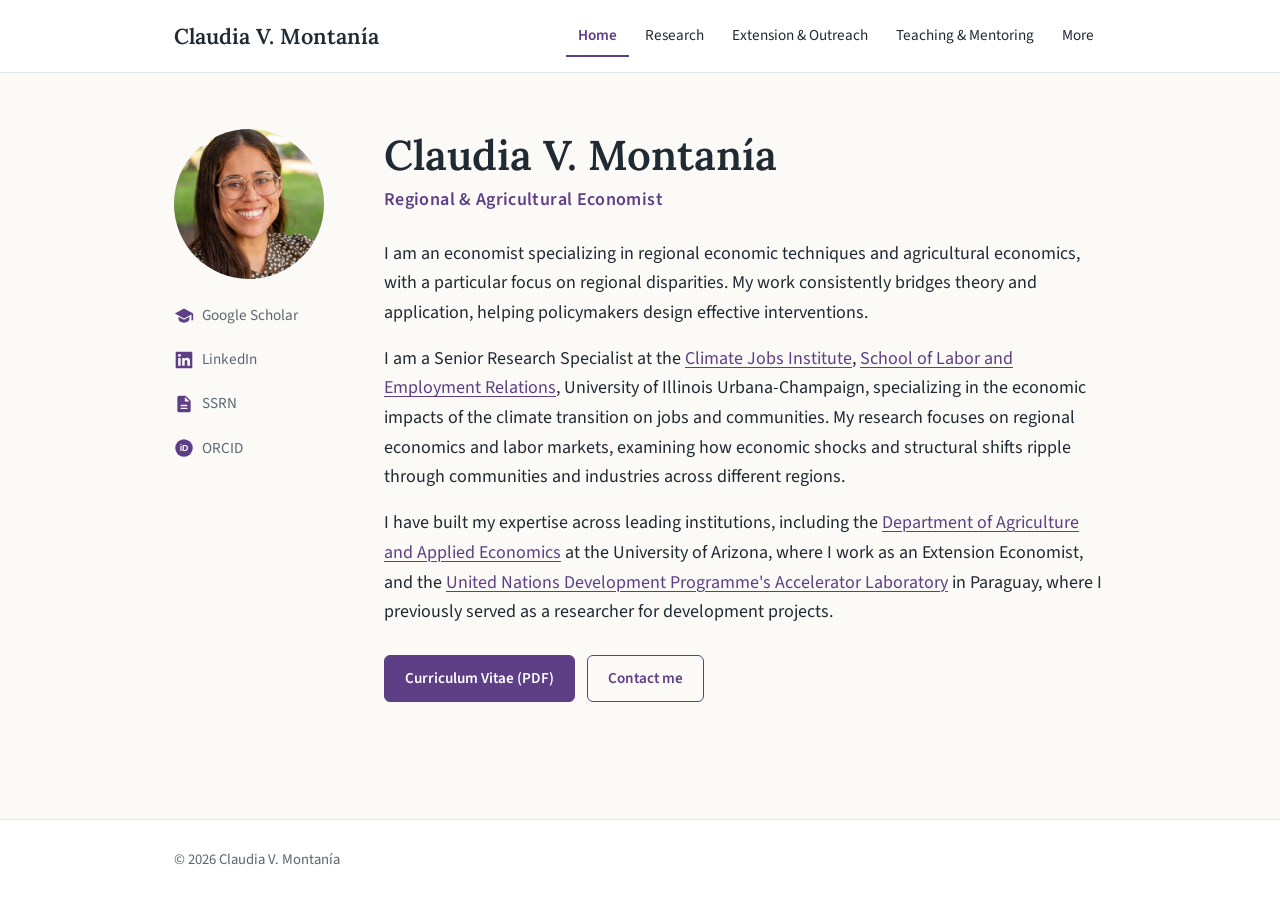
<file: index.html>
<!DOCTYPE html>
<html lang="en">
<head>
  <meta charset="utf-8">
  <meta name="viewport" content="width=device-width, initial-scale=1">
  <title>Claudia V. Montanía | cvmontania</title>
  <meta name="description" content="Claudia V. Montanía, Regional &amp; Agricultural Economist. Research, extension, teaching and mentoring.">
  <link rel="preconnect" href="https://fonts.googleapis.com">
  <link rel="preconnect" href="https://fonts.gstatic.com" crossorigin>
  <link href="https://fonts.googleapis.com/css2?family=Lora:wght@500;600&family=Source+Sans+3:wght@400;600&display=swap" rel="stylesheet">
  <link rel="stylesheet" href="style.css?v=7">
</head>
<body>
  <header class="site-header">
    <div class="wrap">
      <a class="brand" href="index.html">Claudia V. Montanía</a>
      <button class="nav-toggle" aria-expanded="false" aria-controls="site-nav">Menu</button>
      <nav id="site-nav" aria-label="Main">
        <ul>
        <li><a href="index.html" aria-current="page">Home</a></li>
        <li><a href="research.html">Research</a></li>
        <li><a href="extension-outreach.html">Extension &amp; Outreach</a></li>
        <li><a href="teaching-mentoring.html">Teaching &amp; Mentoring</a></li>
        <li><a href="more.html">More</a></li>
        </ul>
      </nav>
    </div>
  </header>

  <main>
    <div class="wrap">
      <div class="hero">
        <div class="hero-side">
        <div class="hero-photo">
          <img src="img/profile.jpg" alt="Claudia V. Montanía" onerror="this.remove()">
          <span aria-hidden="true">CM</span>
        </div>
          <ul class="social">
            <li><a href="https://scholar.google.com/citations?user=rD1i1eoAAAAJ&amp;hl=en" target="_blank" rel="noopener"><svg viewBox="0 0 24 24" aria-hidden="true"><path d="M12 3 1 9l11 6 9-4.9V17h2V9L12 3zm-6.5 9.8V16c0 2.2 2.9 4 6.5 4s6.5-1.8 6.5-4v-3.2L12 16.4l-6.5-3.6z"/></svg>Google Scholar</a></li>
            <li><a href="https://www.linkedin.com/in/claudiamontan%C3%ADa/" target="_blank" rel="noopener"><svg viewBox="0 0 24 24" aria-hidden="true"><path d="M20.4 2H3.6C2.7 2 2 2.7 2 3.6v16.8c0 .9.7 1.6 1.6 1.6h16.8c.9 0 1.6-.7 1.6-1.6V3.6c0-.9-.7-1.6-1.6-1.6zM8 19H5V9.5h3V19zM6.5 8.2a1.7 1.7 0 1 1 0-3.5 1.7 1.7 0 0 1 0 3.5zM19 19h-3v-4.6c0-1.1 0-2.5-1.5-2.5S12.8 13 12.8 14.3V19h-3V9.5h2.9v1.3c.4-.8 1.4-1.6 2.9-1.6 3.1 0 3.6 2 3.6 4.7V19z"/></svg>LinkedIn</a></li>
            <li><a href="https://papers.ssrn.com/sol3/cf_dev/AbsByAuth.cfm?per_id=7237233" target="_blank" rel="noopener"><svg viewBox="0 0 24 24" aria-hidden="true"><path d="M14 2H6a2 2 0 0 0-2 2v16a2 2 0 0 0 2 2h12a2 2 0 0 0 2-2V8l-6-6zm-1 7V3.5L18.5 9H13zM8 13h8v1.6H8V13zm0 3.4h8V18H8v-1.6z"/></svg>SSRN</a></li>
            <li><a href="https://orcid.org/0000-0001-8826-2299" target="_blank" rel="noopener"><svg viewBox="0 0 24 24" aria-hidden="true"><circle cx="12" cy="12" r="10.5"/><text x="12" y="16" text-anchor="middle" font-size="10.5" font-weight="700" font-family="Arial, sans-serif" fill="#fff">iD</text></svg>ORCID</a></li>
          </ul>
        </div>
        <div>
          <h1>Claudia V. Montanía</h1>
          <p class="role">Regional &amp; Agricultural Economist</p>
          <p>I am an economist specializing in regional economic techniques and agricultural economics, with a particular focus on regional disparities. My work consistently bridges theory and application, helping policymakers design effective interventions.</p>
          <p>I am a Senior Research Specialist at the <a href="https://ler.illinois.edu/climate-jobs-institute/">Climate Jobs Institute</a>, <a href="https://ler.illinois.edu/">School of Labor and Employment Relations</a>, University of Illinois Urbana-Champaign, specializing in the economic impacts of the climate transition on jobs and communities. My research focuses on regional economics and labor markets, examining how economic shocks and structural shifts ripple through communities and industries across different regions.</p>
          <p>I have built my expertise across leading institutions, including the <a href="https://aaec.arizona.edu/">Department of Agriculture and Applied Economics</a> at the University of Arizona, where I work as an Extension Economist, and the <a href="https://www.undp.org/acceleratorlabs">United Nations Development Programme's Accelerator Laboratory</a> in Paraguay, where I previously served as a researcher for development projects.</p>
          <div class="actions">
            <a class="btn btn-primary" href="cv.pdf">Curriculum Vitae (PDF)</a>
            <a class="btn btn-ghost" href="mailto:montania@illinois.edu">Contact me</a>
          </div>
        </div>
      </div>
    </div>
  </main>

  <footer class="site-footer">
    <div class="wrap">
      <span>&copy; <span id="year"></span> Claudia V. Montanía</span>
    </div>
  </footer>

  <script>
    document.getElementById('year').textContent = new Date().getFullYear();
    var t = document.querySelector('.nav-toggle'), n = document.getElementById('site-nav');
    t.addEventListener('click', function () {
      var open = n.classList.toggle('open');
      t.setAttribute('aria-expanded', open);
    });
  </script>
</body>
</html>
</file>
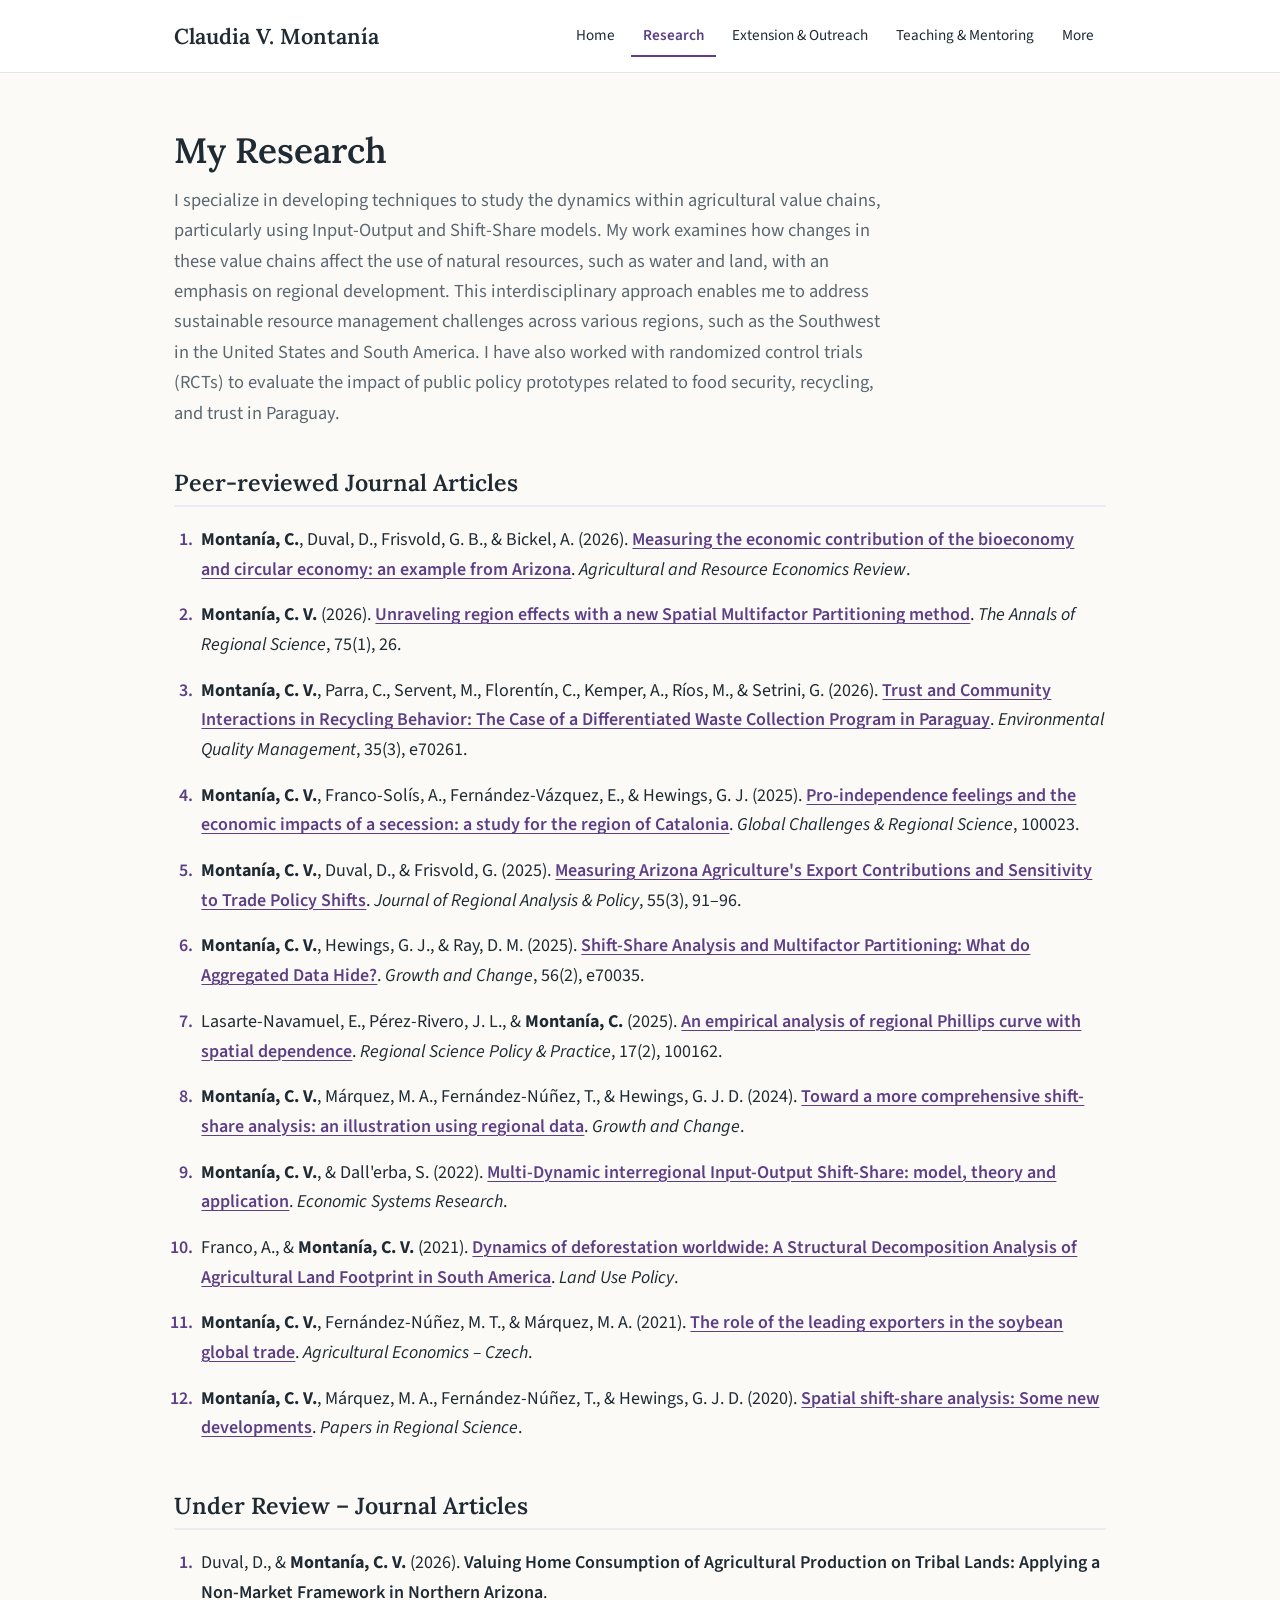
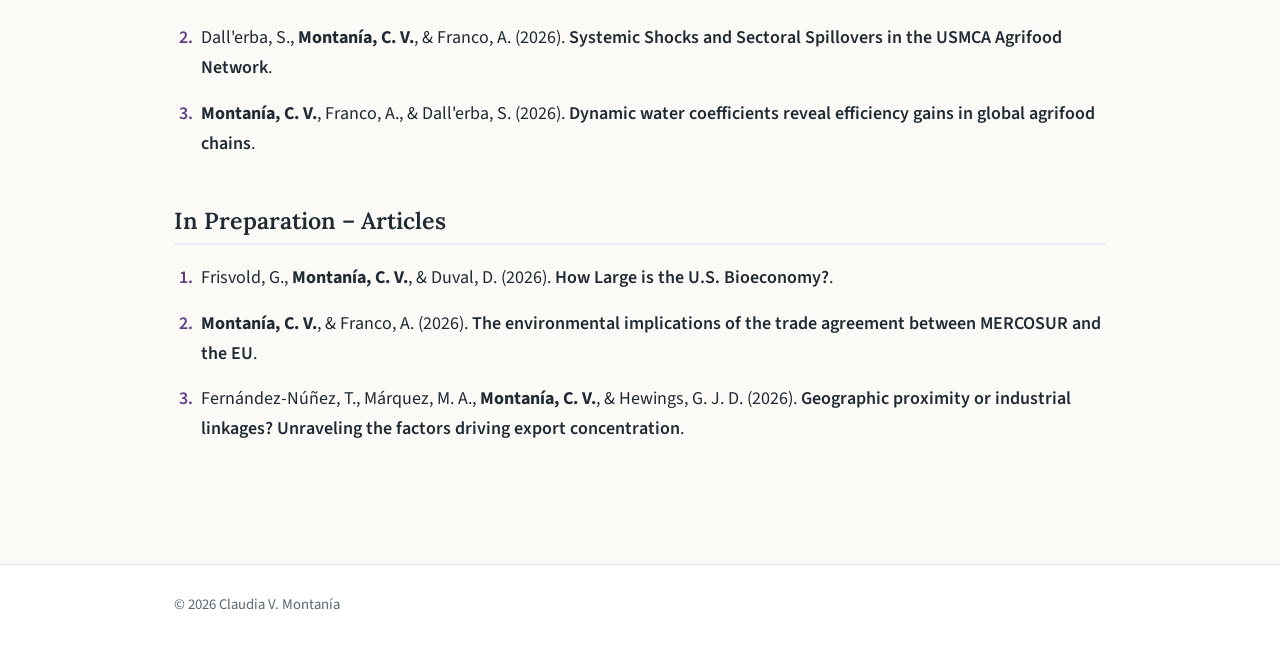
<file: research.html>
<!DOCTYPE html>
<html lang="en">
<head>
  <meta charset="utf-8">
  <meta name="viewport" content="width=device-width, initial-scale=1">
  <title>Research | Claudia V. Montanía</title>
  <meta name="description" content="Claudia V. Montanía, Regional &amp; Agricultural Economist. Research, extension, teaching and mentoring.">
  <link rel="preconnect" href="https://fonts.googleapis.com">
  <link rel="preconnect" href="https://fonts.gstatic.com" crossorigin>
  <link href="https://fonts.googleapis.com/css2?family=Lora:wght@500;600&family=Source+Sans+3:wght@400;600&display=swap" rel="stylesheet">
  <link rel="stylesheet" href="style.css?v=7">
</head>
<body>
  <header class="site-header">
    <div class="wrap">
      <a class="brand" href="index.html">Claudia V. Montanía</a>
      <button class="nav-toggle" aria-expanded="false" aria-controls="site-nav">Menu</button>
      <nav id="site-nav" aria-label="Main">
        <ul>
        <li><a href="index.html">Home</a></li>
        <li><a href="research.html" aria-current="page">Research</a></li>
        <li><a href="extension-outreach.html">Extension &amp; Outreach</a></li>
        <li><a href="teaching-mentoring.html">Teaching &amp; Mentoring</a></li>
        <li><a href="more.html">More</a></li>
        </ul>
      </nav>
    </div>
  </header>

  <main>
    <div class="wrap">
      <h1 class="page-title">My Research</h1>
      <p class="lead">I specialize in developing techniques to study the dynamics within agricultural value chains, particularly using Input-Output and Shift-Share models. My work examines how changes in these value chains affect the use of natural resources, such as water and land, with an emphasis on regional development. This interdisciplinary approach enables me to address sustainable resource management challenges across various regions, such as the Southwest in the United States and South America. I have also worked with randomized control trials (RCTs) to evaluate the impact of public policy prototypes related to food security, recycling, and trust in Paraguay.</p>

      <section>
        <h2>Peer-reviewed Journal Articles</h2>
        <ol class="pubs">
          <li><strong>Montanía, C.</strong>, Duval, D., Frisvold, G. B., &amp; Bickel, A. (2026). <a href="https://www.cambridge.org/core/journals/agricultural-and-resource-economics-review/article/measuring-the-economic-contribution-of-the-bioeconomy-and-circular-economy-an-example-from-arizona/C00A7E07CF3207BCE02917A47C6FEECA" class="title">Measuring the economic contribution of the bioeconomy and circular economy: an example from Arizona</a>. <span class="venue">Agricultural and Resource Economics Review</span>.</li>
          <li><strong>Montanía, C. V.</strong> (2026). <a href="https://link.springer.com/article/10.1007/s00168-026-01462-1" class="title">Unraveling region effects with a new Spatial Multifactor Partitioning method</a>. <span class="venue">The Annals of Regional Science</span>, 75(1), 26.</li>
          <li><strong>Montanía, C. V.</strong>, Parra, C., Servent, M., Florentín, C., Kemper, A., Ríos, M., &amp; Setrini, G. (2026). <a href="https://onlinelibrary.wiley.com/doi/full/10.1002/tqem.70261" class="title">Trust and Community Interactions in Recycling Behavior: The Case of a Differentiated Waste Collection Program in Paraguay</a>. <span class="venue">Environmental Quality Management</span>, 35(3), e70261.</li>
          <li><strong>Montanía, C. V.</strong>, Franco-Solís, A., Fernández-Vázquez, E., &amp; Hewings, G. J. (2025). <a href="https://www.sciencedirect.com/science/article/pii/S3050502X25000208" class="title">Pro-independence feelings and the economic impacts of a secession: a study for the region of Catalonia</a>. <span class="venue">Global Challenges &amp; Regional Science</span>, 100023.</li>
          <li><strong>Montanía, C. V.</strong>, Duval, D., &amp; Frisvold, G. (2025). <a href="https://jrap.scholasticahq.com/article/145810-measuring-arizona-agriculture-s-export-contributions-and-sensitivity-to-trade-policy-shifts" class="title">Measuring Arizona Agriculture's Export Contributions and Sensitivity to Trade Policy Shifts</a>. <span class="venue">Journal of Regional Analysis &amp; Policy</span>, 55(3), 91–96.</li>
          <li><strong>Montanía, C. V.</strong>, Hewings, G. J., &amp; Ray, D. M. (2025). <a href="https://onlinelibrary.wiley.com/doi/full/10.1111/grow.70035" class="title">Shift-Share Analysis and Multifactor Partitioning: What do Aggregated Data Hide?</a>. <span class="venue">Growth and Change</span>, 56(2), e70035.</li>
          <li>Lasarte-Navamuel, E., Pérez-Rivero, J. L., &amp; <strong>Montanía, C.</strong> (2025). <a href="https://www.sciencedirect.com/science/article/pii/S1757780224003731" class="title">An empirical analysis of regional Phillips curve with spatial dependence</a>. <span class="venue">Regional Science Policy &amp; Practice</span>, 17(2), 100162.</li>
          <li><strong>Montanía, C. V.</strong>, Márquez, M. A., Fernández-Núñez, T., &amp; Hewings, G. J. D. (2024). <a href="https://onlinelibrary.wiley.com/doi/full/10.1111/grow.12693" class="title">Toward a more comprehensive shift-share analysis: an illustration using regional data</a>. <span class="venue">Growth and Change</span>.</li>
          <li><strong>Montanía, C. V.</strong>, &amp; Dall'erba, S. (2022). <a href="https://www.tandfonline.com/doi/abs/10.1080/09535314.2020.1867078" class="title">Multi-Dynamic interregional Input-Output Shift-Share: model, theory and application</a>. <span class="venue">Economic Systems Research</span>.</li>
          <li>Franco, A., &amp; <strong>Montanía, C. V.</strong> (2021). <a href="https://www.sciencedirect.com/science/article/pii/S0264837721003422" class="title">Dynamics of deforestation worldwide: A Structural Decomposition Analysis of Agricultural Land Footprint in South America</a>. <span class="venue">Land Use Policy</span>.</li>
          <li><strong>Montanía, C. V.</strong>, Fernández-Núñez, M. T., &amp; Márquez, M. A. (2021). <a href="https://www.agriculturejournals.cz/publicFiles/433_2020-AGRICECON.pdf" class="title">The role of the leading exporters in the soybean global trade</a>. <span class="venue">Agricultural Economics – Czech</span>.</li>
          <li><strong>Montanía, C. V.</strong>, Márquez, M. A., Fernández-Núñez, T., &amp; Hewings, G. J. D. (2020). <a href="https://rsaiconnect.onlinelibrary.wiley.com/doi/abs/10.1111/pirs.12575" class="title">Spatial shift-share analysis: Some new developments</a>. <span class="venue">Papers in Regional Science</span>.</li>
        </ol>
      </section>

      <section>
        <h2>Under Review – Journal Articles</h2>
        <ol class="pubs">
          <li>Duval, D., &amp; <strong>Montanía, C. V.</strong> (2026). <span class="title">Valuing Home Consumption of Agricultural Production on Tribal Lands: Applying a Non-Market Framework in Northern Arizona</span>.</li>
          <li>Dall'erba, S., <strong>Montanía, C. V.</strong>, &amp; Franco, A. (2026). <span class="title">Systemic Shocks and Sectoral Spillovers in the USMCA Agrifood Network</span>.</li>
          <li><strong>Montanía, C. V.</strong>, Franco, A., &amp; Dall'erba, S. (2026). <span class="title">Dynamic water coefficients reveal efficiency gains in global agrifood chains</span>.</li>
        </ol>
      </section>

      <section>
        <h2>In Preparation – Articles</h2>
        <ol class="pubs">
          <li>Frisvold, G., <strong>Montanía, C. V.</strong>, &amp; Duval, D. (2026). <span class="title">How Large is the U.S. Bioeconomy?</span>.</li>
          <li><strong>Montanía, C. V.</strong>, &amp; Franco, A. (2026). <span class="title">The environmental implications of the trade agreement between MERCOSUR and the EU</span>.</li>
          <li>Fernández-Núñez, T., Márquez, M. A., <strong>Montanía, C. V.</strong>, &amp; Hewings, G. J. D. (2026). <span class="title">Geographic proximity or industrial linkages? Unraveling the factors driving export concentration</span>.</li>
        </ol>
      </section>
    </div>
  </main>

  <footer class="site-footer">
    <div class="wrap">
      <span>&copy; <span id="year"></span> Claudia V. Montanía</span>
    </div>
  </footer>

  <script>
    document.getElementById('year').textContent = new Date().getFullYear();
    var t = document.querySelector('.nav-toggle'), n = document.getElementById('site-nav');
    t.addEventListener('click', function () {
      var open = n.classList.toggle('open');
      t.setAttribute('aria-expanded', open);
    });
  </script>
</body>
</html>
</file>
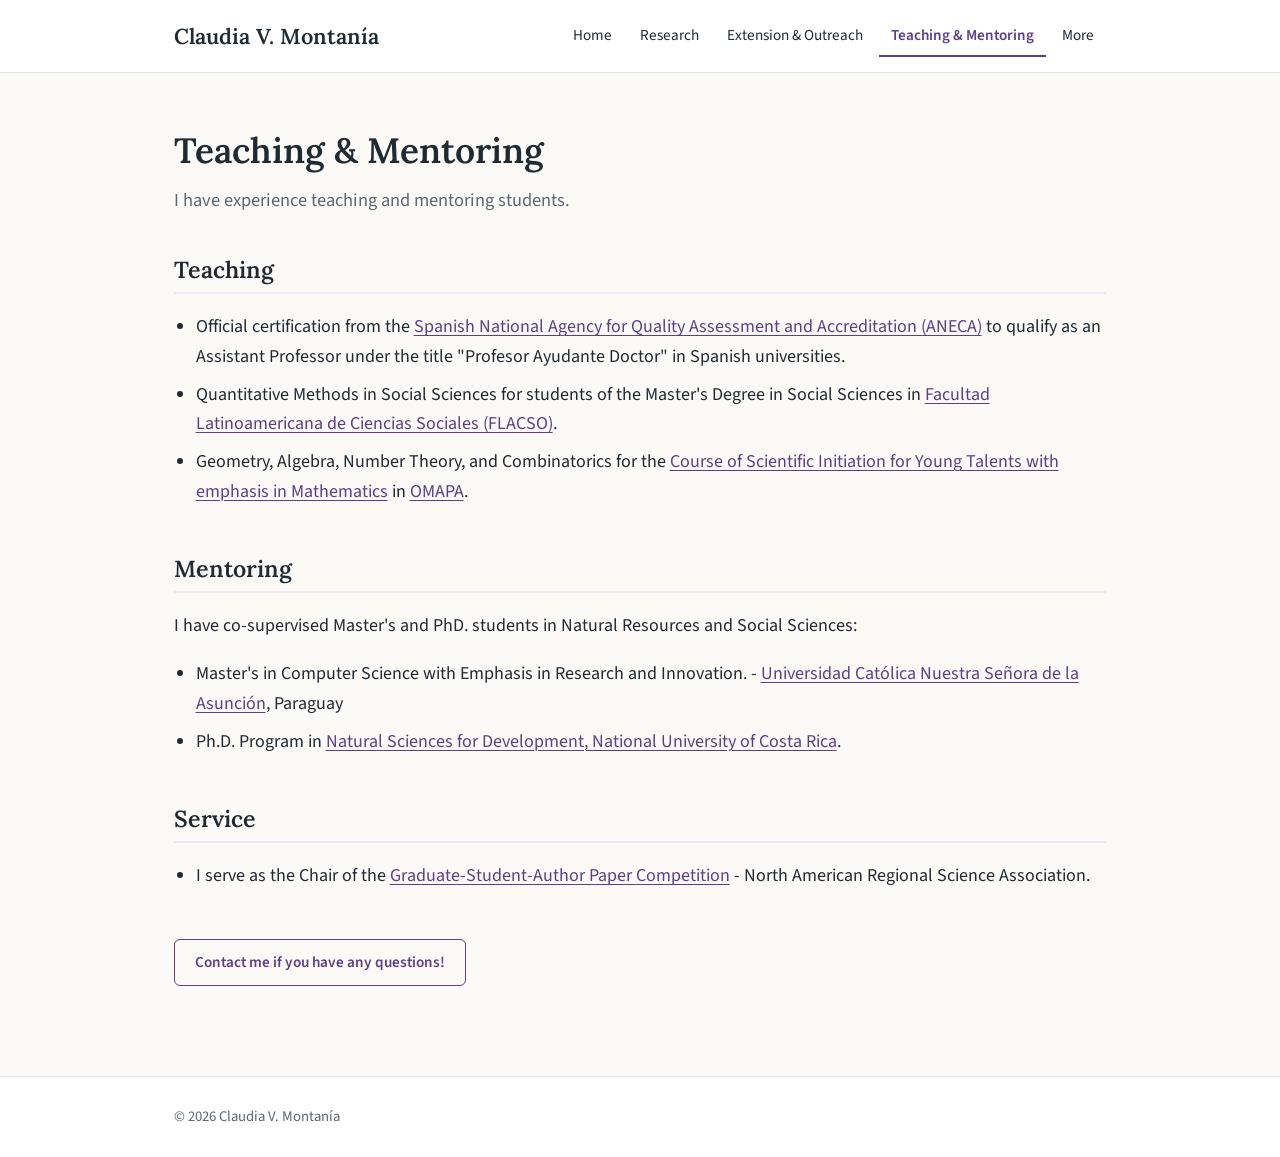
<file: teaching-mentoring.html>
<!DOCTYPE html>
<html lang="en">
<head>
  <meta charset="utf-8">
  <meta name="viewport" content="width=device-width, initial-scale=1">
  <title>Teaching & Mentoring | Claudia V. Montanía</title>
  <meta name="description" content="Claudia V. Montanía, Regional &amp; Agricultural Economist. Research, extension, teaching and mentoring.">
  <link rel="preconnect" href="https://fonts.googleapis.com">
  <link rel="preconnect" href="https://fonts.gstatic.com" crossorigin>
  <link href="https://fonts.googleapis.com/css2?family=Lora:wght@500;600&family=Source+Sans+3:wght@400;600&display=swap" rel="stylesheet">
  <link rel="stylesheet" href="style.css?v=7">
</head>
<body>
  <header class="site-header">
    <div class="wrap">
      <a class="brand" href="index.html">Claudia V. Montanía</a>
      <button class="nav-toggle" aria-expanded="false" aria-controls="site-nav">Menu</button>
      <nav id="site-nav" aria-label="Main">
        <ul>
        <li><a href="index.html">Home</a></li>
        <li><a href="research.html">Research</a></li>
        <li><a href="extension-outreach.html">Extension &amp; Outreach</a></li>
        <li><a href="teaching-mentoring.html" aria-current="page">Teaching &amp; Mentoring</a></li>
        <li><a href="more.html">More</a></li>
        </ul>
      </nav>
    </div>
  </header>

  <main>
    <div class="wrap">
      <h1 class="page-title">Teaching &amp; Mentoring</h1>
      <p class="lead">I have experience teaching and mentoring students.</p>

      <section>
        <h2>Teaching</h2>
        <ul class="plain">
          <li>Official certification from the <a href="https://www.aneca.es/en/aneca">Spanish National Agency for Quality Assessment and Accreditation (ANECA)</a> to qualify as an Assistant Professor under the title "Profesor Ayudante Doctor" in Spanish universities.</li>
          <li>Quantitative Methods in Social Sciences for students of the Master's Degree in Social Sciences in <a href="https://www.flacso.edu.py/">Facultad Latinoamericana de Ciencias Sociales (FLACSO)</a>.</li>
          <li>Geometry, Algebra, Number Theory, and Combinatorics for the <a href="https://www.omapa.org/proyectos/iniciacion-cientifica/">Course of Scientific Initiation for Young Talents with emphasis in Mathematics</a> in <a href="https://www.omapa.org/">OMAPA</a>.</li>
        </ul>
      </section>

      <section>
        <h2>Mentoring</h2>
        <p>I have co-supervised Master's and PhD. students in Natural Resources and Social Sciences:</p>
        <ul class="plain">
          <li>Master's in Computer Science with Emphasis in Research and Innovation. - <a href="https://www.universidadcatolica.edu.py/">Universidad Católica Nuestra Señora de la Asunción</a>, Paraguay</li>
          <li>Ph.D. Program in <a href="https://docinade.ac.cr/docinade/">Natural Sciences for Development, National University of Costa Rica</a>.</li>
        </ul>
      </section>

      <section>
        <h2>Service</h2>
        <ul class="plain">
          <li>I serve as the Chair of the <a href="https://www.narsc.org/newsite/awards-prizes/narsc-student-competitions/">Graduate-Student-Author Paper Competition</a> - North American Regional Science Association.</li>
        </ul>
      </section>

      <p><a class="btn btn-ghost" href="mailto:montania@illinois.edu">Contact me if you have any questions!</a></p>
    </div>
  </main>

  <footer class="site-footer">
    <div class="wrap">
      <span>&copy; <span id="year"></span> Claudia V. Montanía</span>
    </div>
  </footer>

  <script>
    document.getElementById('year').textContent = new Date().getFullYear();
    var t = document.querySelector('.nav-toggle'), n = document.getElementById('site-nav');
    t.addEventListener('click', function () {
      var open = n.classList.toggle('open');
      t.setAttribute('aria-expanded', open);
    });
  </script>
</body>
</html>
</file>
<file: style.css>
:root {
  --ink: #1f2a33;
  --muted: #5b6770;
  --accent: #5e3f86;
  --accent-soft: #efe8f6;
  --line: #e3e6e8;
  --bg: #fbfaf7;
  --max: 980px;
}

* { box-sizing: border-box; }

html { scroll-behavior: smooth; }

body {
  margin: 0;
  font-family: "Source Sans 3", "Helvetica Neue", Arial, sans-serif;
  font-size: 18px;
  line-height: 1.65;
  color: var(--ink);
  background: var(--bg);
}

a { color: var(--accent); text-decoration-thickness: 1px; text-underline-offset: 3px; }
a:hover { color: #432a63; }

h1, h2, h3, .brand {
  font-family: "Lora", Georgia, "Times New Roman", serif;
  font-weight: 600;
  line-height: 1.25;
}

.wrap { max-width: var(--max); margin: 0 auto; padding: 0 24px; }

/* ---------- Header ---------- */
.site-header {
  background: #fff;
  border-bottom: 1px solid var(--line);
  position: sticky;
  top: 0;
  z-index: 10;
}
.site-header .wrap {
  display: flex;
  align-items: center;
  justify-content: space-between;
  gap: 16px;
  min-height: 72px;
}
.brand { font-size: 1.35rem; color: var(--ink); text-decoration: none; }
.brand:hover { color: var(--accent); }

.nav-toggle {
  display: none;
  background: none;
  border: 1px solid var(--line);
  border-radius: 6px;
  padding: 6px 10px;
  font: inherit;
  cursor: pointer;
}

nav ul { list-style: none; margin: 0; padding: 0; display: flex; gap: 4px; flex-wrap: wrap; }
nav a {
  display: block;
  padding: 8px 12px;
  border-radius: 6px;
  color: var(--ink);
  text-decoration: none;
  font-size: 0.95rem;
}
nav a:hover { background: var(--accent-soft); color: var(--accent); }
nav a[aria-current="page"] { color: var(--accent); font-weight: 600; box-shadow: inset 0 -2px 0 var(--accent); border-radius: 0; }

@media (max-width: 760px) {
  .nav-toggle { display: inline-block; }
  nav { display: none; width: 100%; }
  nav.open { display: block; }
  .site-header .wrap { flex-wrap: wrap; padding-top: 12px; padding-bottom: 12px; }
  nav ul { flex-direction: column; }
}

/* ---------- Main ---------- */
body { min-height: 100vh; display: flex; flex-direction: column; }
main { padding: 56px 0 72px; flex: 1; }

.page-title { font-size: 2.2rem; margin: 0 0 12px; }
.lead { font-size: 1.15rem; color: var(--muted); max-width: 720px; margin: 0 0 40px; }

section { margin-bottom: 48px; }
section h2 {
  font-size: 1.45rem;
  margin: 0 0 18px;
  padding-bottom: 8px;
  border-bottom: 2px solid var(--accent-soft);
}

/* ---------- Home hero ---------- */
.hero {
  display: grid;
  grid-template-columns: 260px 1fr;
  gap: 48px;
  align-items: start;
}
.hero-photo {
  width: 260px;
  aspect-ratio: 4 / 5;
  border-radius: 10px;
  overflow: hidden;
  background: var(--accent-soft);
  display: flex;
  align-items: center;
  justify-content: center;
  font-family: "Lora", Georgia, serif;
  font-size: 4rem;
  color: var(--accent);
}
.hero-photo { position: relative; }
.hero-photo img { position: absolute; inset: 0; width: 100%; height: 100%; object-fit: cover; display: block; }
.hero h1 { font-size: 2.6rem; margin: 0 0 4px; }
.hero .role { color: var(--accent); font-weight: 600; margin: 0 0 24px; letter-spacing: 0.02em; }
.hero p { margin: 0 0 16px; }

.actions { display: flex; gap: 12px; flex-wrap: wrap; margin-top: 28px; }
.btn {
  display: inline-block;
  padding: 10px 20px;
  border-radius: 6px;
  border: 1px solid var(--accent);
  text-decoration: none;
  font-weight: 600;
  font-size: 0.95rem;
}
.btn-primary { background: var(--accent); color: #fff; }
.btn-primary:hover { background: #432a63; color: #fff; }
.btn-ghost { color: var(--accent); background: transparent; }
.btn-ghost:hover { background: var(--accent-soft); }

@media (max-width: 760px) {
  .hero { grid-template-columns: 1fr; gap: 28px; }
  .hero-photo { width: 200px; }
  .hero h1 { font-size: 2.1rem; }
}

/* ---------- Lists of publications ---------- */
ol.pubs, ul.pubs { padding-left: 1.3em; margin: 0; }
.pubs li { margin-bottom: 16px; padding-left: 4px; }
.pubs li::marker { color: var(--accent); font-weight: 600; }
.pubs .title { font-weight: 600; }
.pubs .venue { font-style: italic; }
.pubs .tag {
  display: inline-block;
  font-size: 0.78rem;
  background: var(--accent-soft);
  color: var(--accent);
  padding: 1px 8px;
  border-radius: 99px;
  margin-left: 6px;
  vertical-align: 2px;
}
.more-link { margin-top: 8px; font-size: 0.95rem; }

/* ---------- Cards (teaching, skills) ---------- */
.cards { display: grid; grid-template-columns: repeat(auto-fit, minmax(260px, 1fr)); gap: 18px; }
.card {
  background: #fff;
  border: 1px solid var(--line);
  border-radius: 10px;
  padding: 20px 22px;
}
.card h3 { font-size: 1.08rem; margin: 0 0 6px; }
.card p { margin: 0; color: var(--muted); font-size: 0.97rem; }

/* ---------- Figure ---------- */
figure { margin: 0 0 48px; }
figure .img-box {
  border-radius: 10px;
  overflow: hidden;
  background: var(--accent-soft);
  min-height: 160px;
}
figure img { width: 100%; display: block; max-height: 460px; object-fit: cover; }
figcaption { font-size: 0.9rem; color: var(--muted); margin-top: 8px; font-style: italic; }

ul.plain { padding-left: 1.2em; }
ul.plain li { margin-bottom: 8px; }

/* ---------- Footer ---------- */
.site-footer {
  border-top: 1px solid var(--line);
  background: #fff;
  padding: 28px 0;
  font-size: 0.92rem;
  color: var(--muted);
}
.site-footer .wrap { display: flex; justify-content: space-between; gap: 16px; flex-wrap: wrap; }

.page-title + section { margin-top: 32px; }
.plain ul { margin-top: 6px; }

/* Small round profile photo */
.hero { grid-template-columns: 150px 1fr; gap: 40px; }
.hero-photo { width: 150px; aspect-ratio: 1 / 1; border-radius: 50%; font-size: 2.6rem; }
@media (max-width: 760px) {
  .hero { grid-template-columns: 1fr; gap: 24px; }
  .hero-photo { width: 120px; font-size: 2.1rem; }
}

/* Center the face inside the circle */
.hero-photo { overflow: hidden; }
.hero-photo img { object-position: 50% 30%; transform: scale(1.45); transform-origin: 50% 32%; }

/* Social / profile links */
.social { list-style: none; padding: 0; margin: 24px 0 0; display: flex; flex-wrap: wrap; gap: 8px 22px; }
.social a { display: inline-flex; align-items: center; gap: 8px; text-decoration: none; color: var(--muted); font-size: 0.95rem; }
.social a:hover { color: var(--accent); }
.social svg { width: 20px; height: 20px; fill: var(--accent); flex: none; }

/* Profile links stacked under the photo */
.hero { grid-template-columns: 170px 1fr; }
.hero-side .social { flex-direction: column; gap: 12px; margin-top: 24px; }
@media (max-width: 760px) {
  .hero { grid-template-columns: 1fr; }
  .hero-side .social { flex-direction: row; flex-wrap: wrap; gap: 10px 20px; margin-top: 18px; }
}

/* Show the whole photo in the circle (no zoom) */
.hero-photo img { transform: none; object-position: 50% 25%; }

/* Own name in author lists */
.pubs strong { font-weight: 700; color: var(--ink); }
</file>
